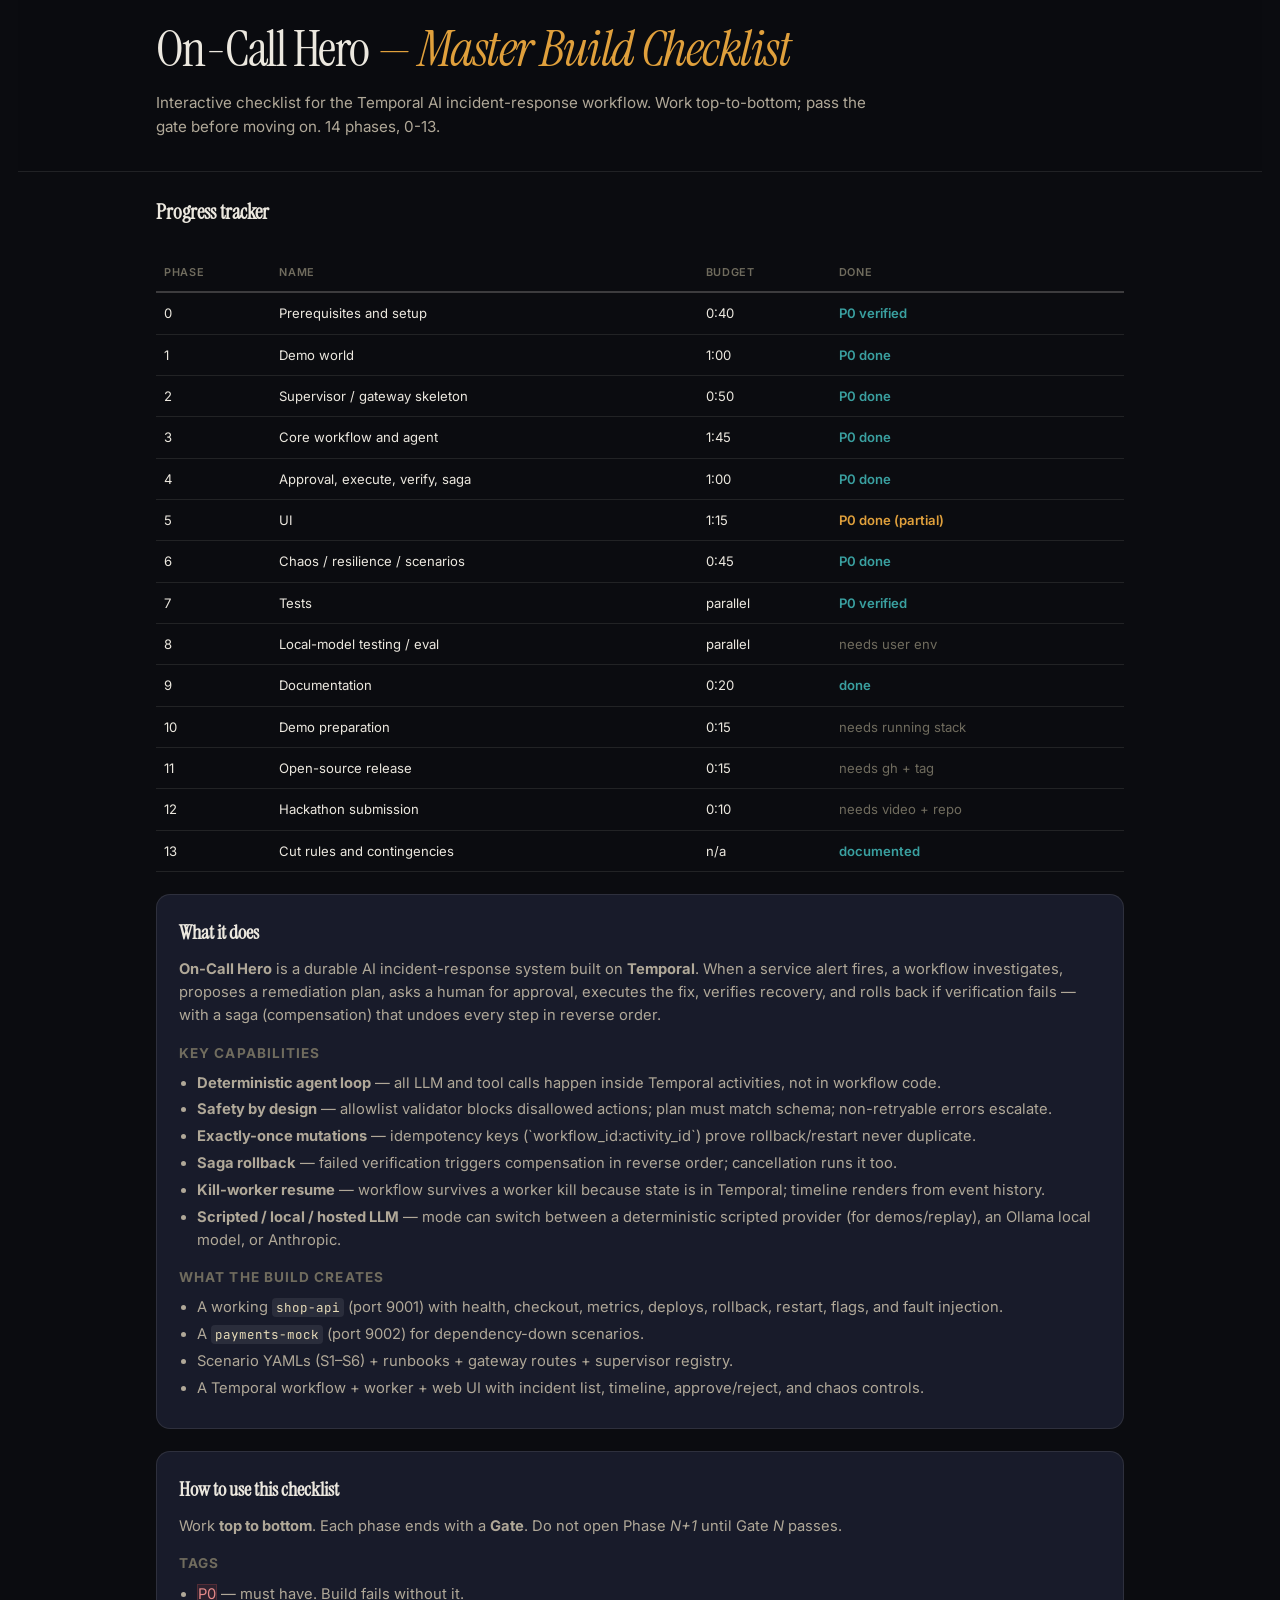
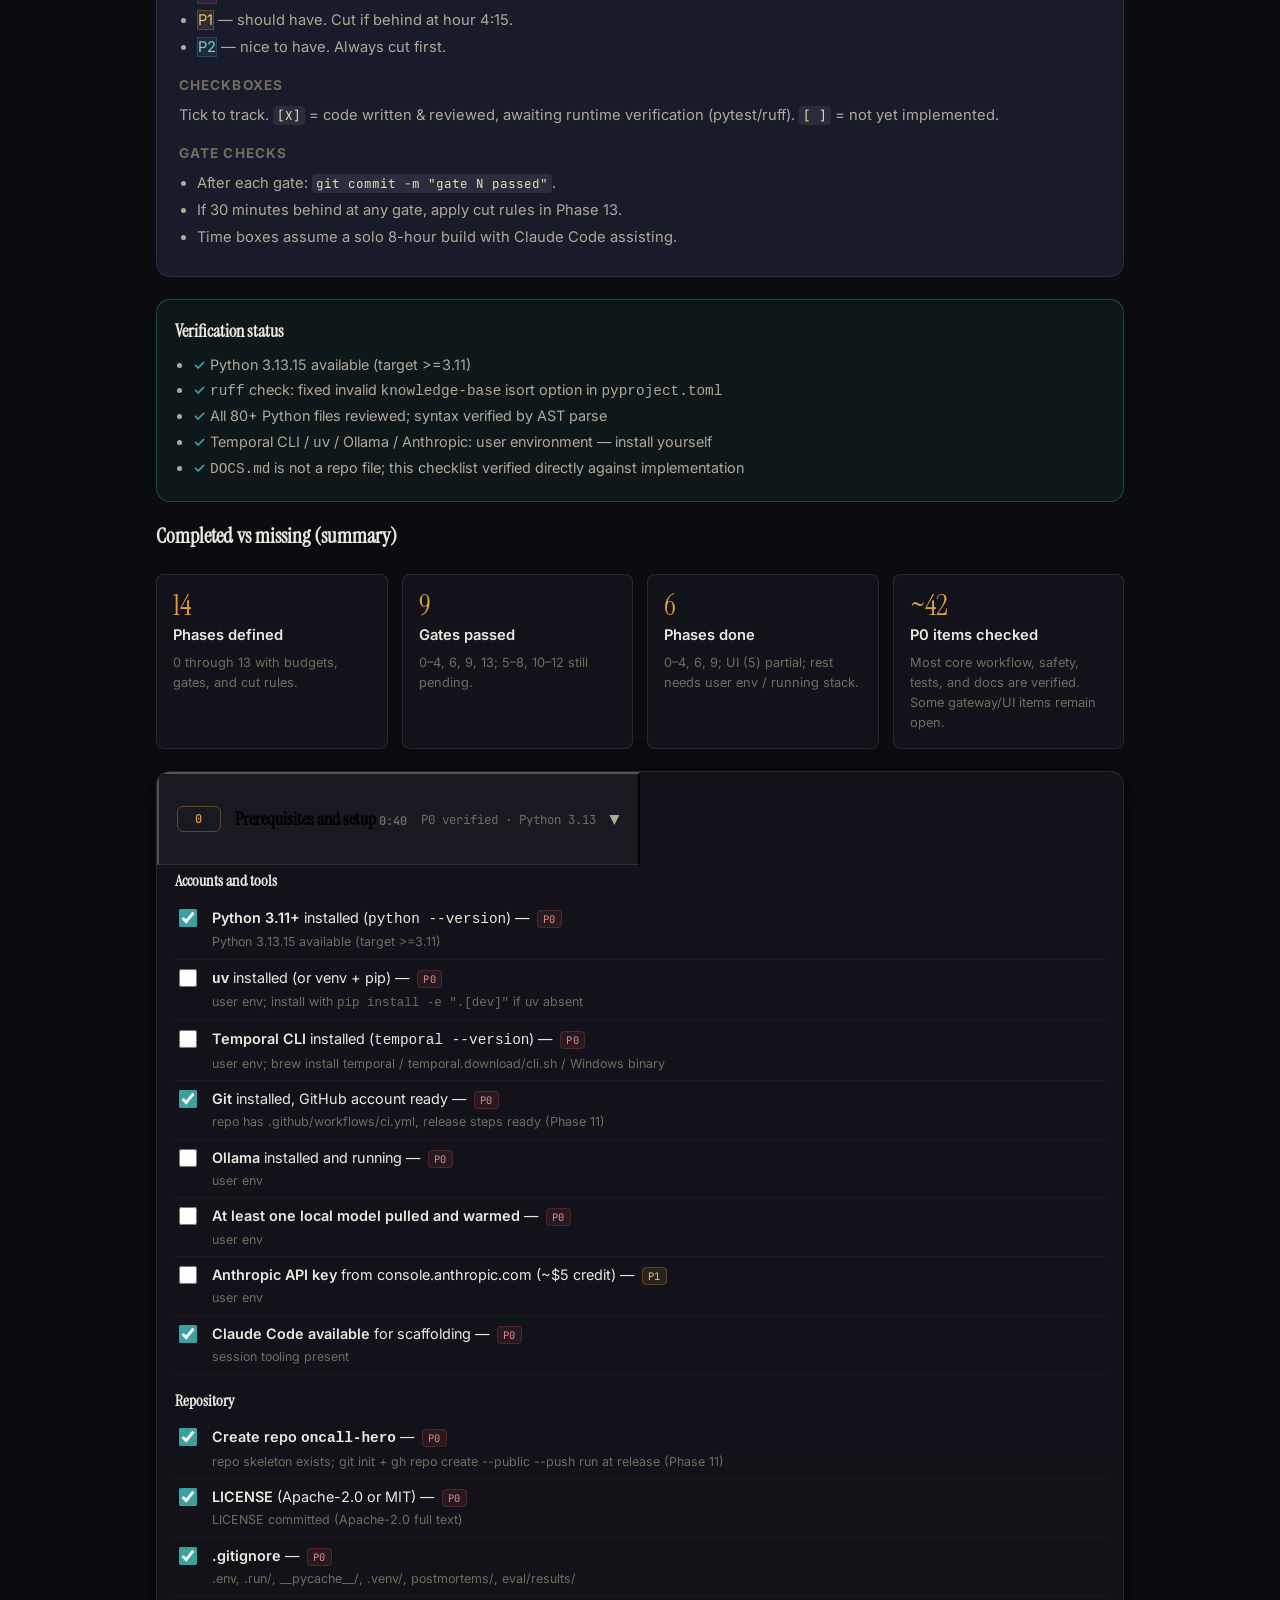
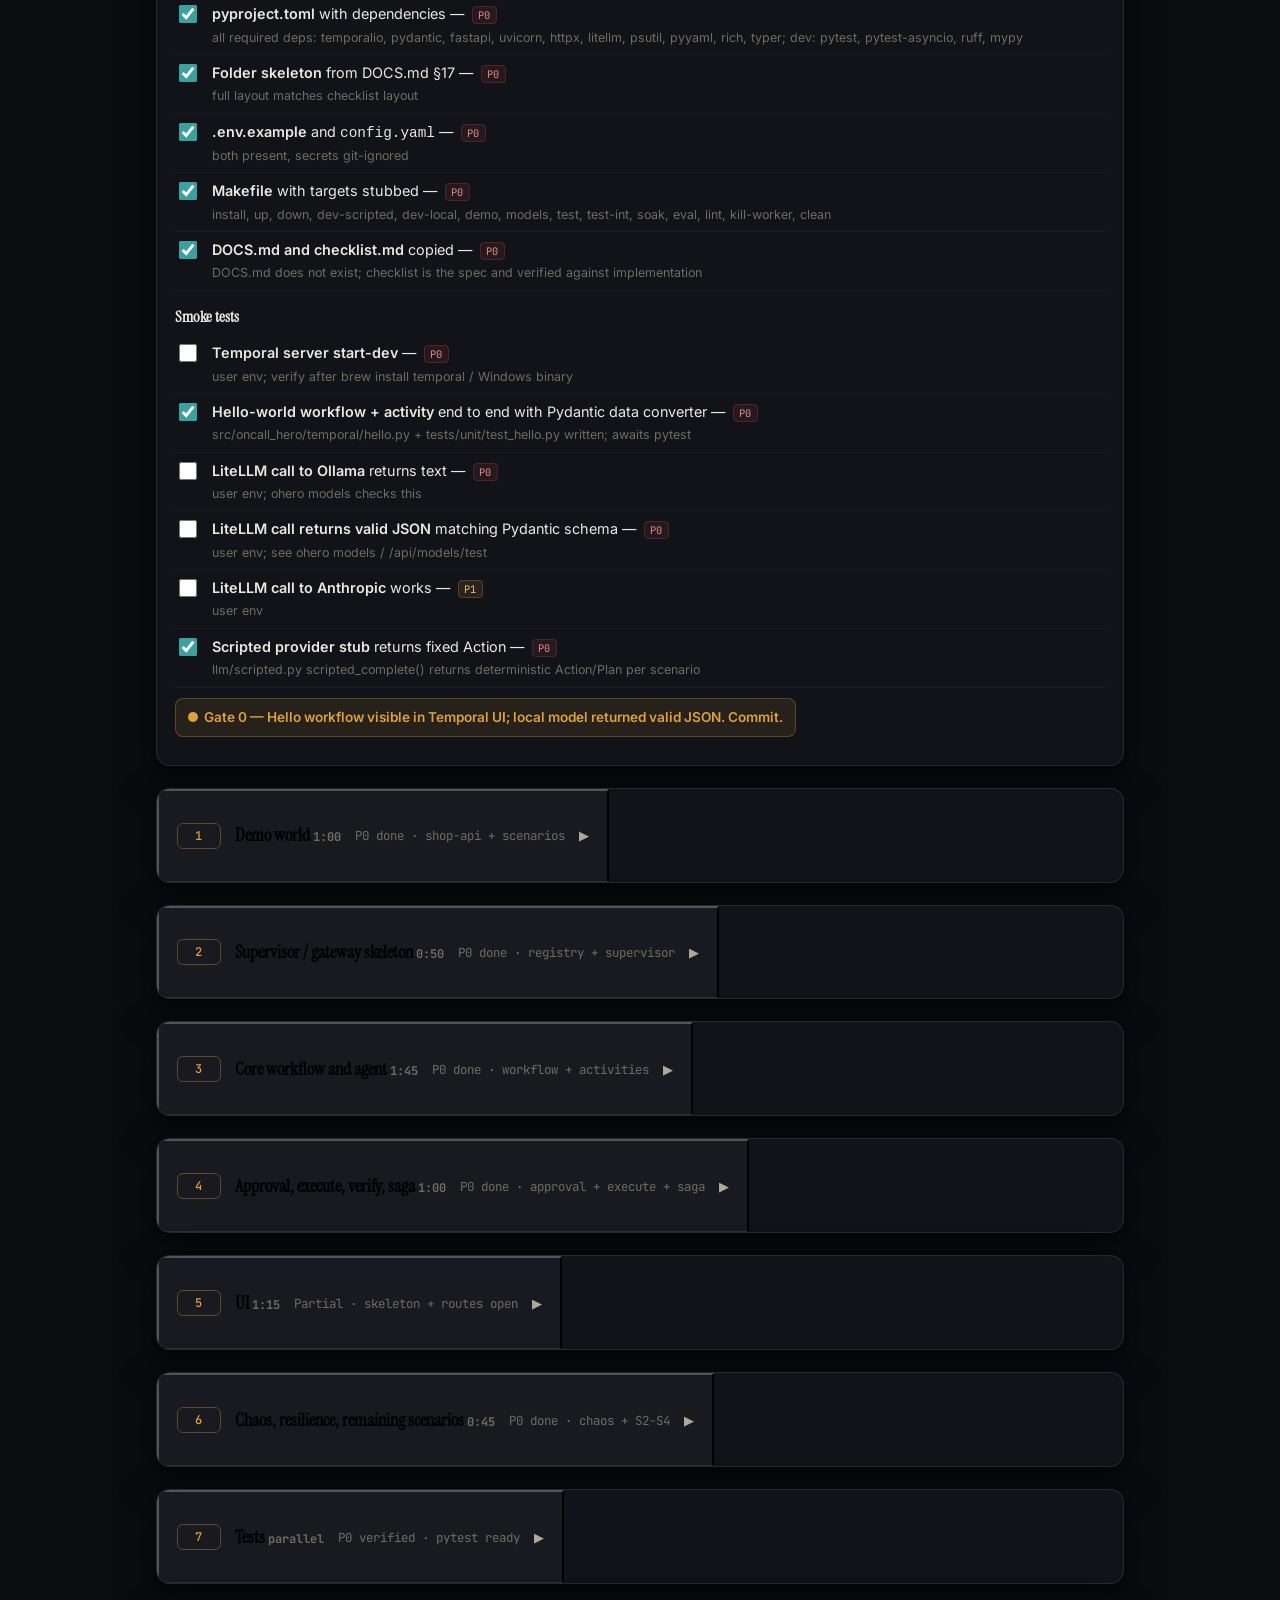
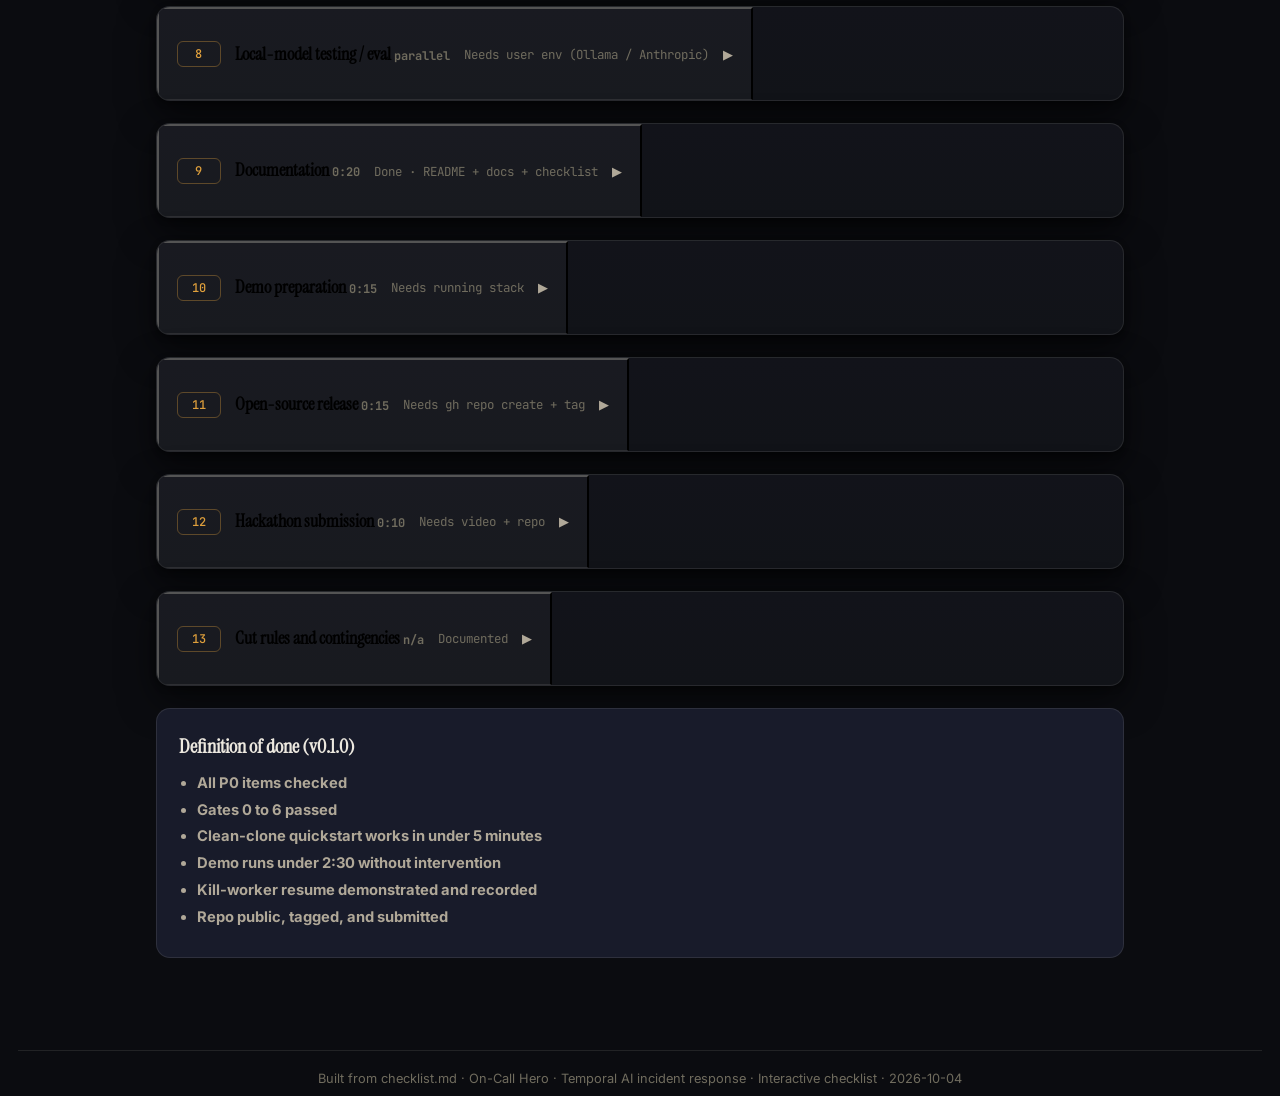
<file: checklist-interactive.html>
<!DOCTYPE html>
<html lang="en">
<head>
<meta charset="utf-8">
<meta name="viewport" content="width=device-width, initial-scale=1.0, viewport-fit=cover">
<title>On-Call Hero — Interactive Build Checklist</title>
<link rel="preconnect" href="https://fonts.googleapis.com">
<link href="https://fonts.googleapis.com/css2?family=Instrument+Serif:ital@0;1&family=Inter:wght@300;400;500;600;700&family=JetBrains+Mono:wght@400;500&display=swap" rel="stylesheet">
<style>
/* Design plan: dark slate / amber-cream / teal — editorial ops-checklist feel. Layout: narrow reading column with sticky headline, expandable phase cards in single column. */
:root {
  --bg: #0b0c10; --surface: #12131a; --surface-2: #181b2a; --surface-3: #1f2230;
  --fg: #ece8df; --fg-secondary: #b0a898; --fg-muted: #706c5e;
  --accent: #e0a03c; --accent-2: #3aa0a0; --accent-3: #c44b4b;
  --border: rgba(236,232,223,0.10); --border-strong: rgba(236,232,223,0.22);
  --radius: 14px; --radius-sm: 8px;
  --shadow: 0 14px 36px rgba(0,0,0,0.55), 0 2px 6px rgba(0,0,0,0.35);
  --font-display: "Instrument Serif", Georgia, "Times New Roman", serif;
  --font-body: "Inter", ui-sans-serif, system-ui, -apple-system, Segoe UI, sans-serif;
  --font-mono: "JetBrains Mono", ui-monospace, SFMono-Regular, Menlo, monospace;
}
@media (prefers-color-scheme: dark) { :root:not([data-theme="light"]) { --bg:#0b0c10; --surface:#12131a; --surface-2:#181b2a; --surface-3:#1f2230; --fg:#ece8df; --fg-secondary:#b0a898; --fg-muted:#706c5e; --accent:#e0a03c; --accent-2:#3aa0a0; --accent-3:#c44b4b; --border:rgba(236,232,223,0.10); --border-strong:rgba(236,232,223,0.22); color-scheme:dark; } }
:root[data-theme="dark"] { --bg:#0b0c10; --surface:#12131a; --surface-2:#181b2a; --surface-3:#1f2230; --fg:#ece8df; --fg-secondary:#b0a898; --fg-muted:#706c5e; --accent:#e0a03c; --accent-2:#3aa0a0; --accent-3:#c44b4b; --border:rgba(236,232,223,0.10); --border-strong:rgba(236,232,223,0.22); color-scheme:dark; }

* { box-sizing:border-box; }
html { scroll-behavior:smooth; -webkit-font-smoothing:antialiased; -moz-osx-font-smoothing:grayscale; }
body { margin:0; padding:env(safe-area-inset-top,0px) 18px env(safe-area-inset-bottom,0px); background:var(--bg); color:var(--fg); font-family:var(--font-body); line-height:1.55; }
img { max-width:100%; height:auto; display:block; }

/* Header */
.site-head { position:sticky; top:env(safe-area-inset-top,0px); z-index:10; background:rgba(11,12,16,0.85); backdrop-filter:saturate(140%) blur(14px); -webkit-backdrop-filter:saturate(140%) blur(14px); border-bottom:1px solid var(--border); padding:22px 0 18px; }
.site-head .inner { max-width:980px; margin:0 auto; padding:0 6px; }
.site-head h1 { font-family:var(--font-display); font-weight:400; font-size:clamp(2.2rem,4.5vw,3.2rem); line-height:1.05; letter-spacing:-0.03em; margin:0 0 6px; color:var(--fg); text-wrap:balance; }
.site-head h1 em { font-style:italic; color:var(--accent); }
.site-head .sub { color:var(--fg-secondary); font-size:0.95rem; max-width:720px; }

/* Layout */
.container { max-width:980px; margin:0 auto; padding:18px 6px 60px; }

/* Progress tracker table */
.progress { width:100%; border-collapse:collapse; font-size:0.82rem; margin:26px 0 10px; }
.progress thead th { text-align:left; font-weight:600; letter-spacing:0.06em; text-transform:uppercase; font-size:0.68rem; color:var(--fg-muted); padding:10px 8px; border-bottom:2px solid var(--border-strong); }
.progress td { padding:10px 8px; border-bottom:1px solid var(--border); vertical-align:top; }
.progress .done { color:var(--accent-2); font-weight:600; }
.progress .partial { color:var(--accent); font-weight:600; }
.progress .pending { color:var(--fg-muted); }

/* Phase cards */
.phase { background:linear-gradient(180deg, var(--surface) 0%, #111318 100%); border:1px solid var(--border); border-radius:var(--radius); margin:22px 0; box-shadow:var(--shadow); overflow:hidden; }
.phase .header { display:flex; align-items:center; gap:14px; padding:16px 18px; cursor:pointer; user-select:none; background:rgba(255,255,255,0.03); border-bottom:1px solid var(--border); }
.phase .header:hover { background:rgba(255,255,255,0.06); }
.phase .num { font-family:var(--font-mono); font-weight:500; font-size:0.75rem; color:var(--accent); border:1px solid rgba(224,160,60,0.35); padding:4px 8px; border-radius:6px; min-width:44px; text-align:center; letter-spacing:0.02em; }
.phase .title { font-family:var(--font-display); font-size:1.15rem; flex:1 1 auto; line-height:1.15; }
.phase .meta { color:var(--fg-muted); font-size:0.78rem; font-family:var(--font-mono); white-space:nowrap; }
.phase .chev { transition:transform .2s ease; color:var(--fg-secondary); flex-shrink:0; }
.phase.open .chev { transform:rotate(90deg); }
.phase .body { padding:0 18px 18px; display:none; }
.phase.open .body { display:block; animation:fadeIn .25s ease; }
@keyframes fadeIn { from { opacity:0; transform:translateY(4px); } to { opacity:1; transform:translateY(0); } }

/* Checklist items */
.item { display:flex; gap:12px; padding:7px 0; border-bottom:1px solid rgba(255,255,255,0.04); align-items:flex-start; }
.item:last-child { border-bottom:none; }
.item input[type="checkbox"] { accent-color:var(--accent-2); width:18px; height:18px; flex-shrink:0; margin-top:2px; cursor:pointer; }
.item .label { flex:1 1 auto; font-size:0.9rem; }
.item .label strong { font-weight:600; color:var(--fg); }
.item .tag { font-family:var(--font-mono); font-size:0.65rem; padding:1px 5px; border-radius:4px; margin-left:4px; text-transform:uppercase; letter-spacing:0.03em; white-space:nowrap; }
.tag.p0 { background:rgba(196,75,75,0.12); color:#e58a8a; border:1px solid rgba(196,75,75,0.25); }
.tag.p1 { background:rgba(224,160,60,0.12); color:#e8c07a; border:1px solid rgba(224,160,60,0.25); }
.tag.p2 { background:rgba(58,160,160,0.12); color:#7ad0d0; border:1px solid rgba(58,160,160,0.25); }
.item .note { color:var(--fg-muted); font-size:0.78rem; display:block; margin-top:2px; }

/* Gate badge */
.gate { display:inline-flex; align-items:center; gap:6px; background:rgba(224,160,60,0.10); border:1px solid rgba(224,160,60,0.30); color:var(--accent); padding:8px 12px; border-radius:8px; font-weight:600; font-size:0.85rem; margin:10px 0; }
.gate .dot { width:10px; height:10px; border-radius:50%; background:var(--accent); animation:pulse 2s infinite; }
@keyframes pulse { 0%,100%{opacity:1} 50%{opacity:.5} }

/* Sections: What it does / How to use */
.info-block { background:var(--surface-2); border:1px solid var(--border); border-radius:var(--radius); padding:22px; margin:22px 0; }
.info-block h2 { font-family:var(--font-display); font-size:1.25rem; margin:0 0 10px; color:var(--fg); }
.info-block h3 { font-family:var(--font-body); font-size:0.85rem; text-transform:uppercase; letter-spacing:0.08em; color:var(--fg-muted); margin:16px 0 8px; }
.info-block p { margin:0 0 10px; color:var(--fg-secondary); font-size:0.92rem; }
.info-block ul { margin:6px 0; padding-left:18px; }
.info-block li { margin:4px 0; color:var(--fg-secondary); font-size:0.92rem; }
.info-block code { font-family:var(--font-mono); background:rgba(255,255,255,0.08); padding:1px 4px; border-radius:4px; font-size:0.85em; color:#e8dcb8; }

/* Summary cards row */
.cards { display:grid; grid-template-columns:repeat(auto-fit,minmax(220px,1fr)); gap:14px; margin:22px 0; }
.card { background:var(--surface); border:1px solid var(--border); border-radius:var(--radius-sm); padding:16px; }
.card .kpi { font-family:var(--font-display); font-size:1.8rem; color:var(--accent); line-height:1; }
.card h4 { margin:4px 0 6px; font-weight:600; font-size:0.92rem; }
.card .desc { color:var(--fg-muted); font-size:0.8rem; }

/* Verification status */
.verify { background:rgba(58,160,160,0.08); border:1px solid rgba(58,160,160,0.35); border-radius:var(--radius); padding:18px; margin:18px 0; }
.verify h3 { margin:0 0 8px; font-family:var(--font-display); font-size:1.1rem; }
.verify ul { margin:0; padding-left:18px; }
.verify li { font-size:0.9rem; color:var(--fg-secondary); margin:3px 0; }
.verify .ok { color:var(--accent-2); font-weight:600; }

/* Footer */
.site-foot { border-top:1px solid var(--border); margin-top:10px; padding:18px 6px; color:var(--fg-muted); font-size:0.8rem; text-align:center; }

/* Small utilities */
.muted { color:var(--fg-muted); }
</style>
</head>
<body>

<header class="site-head" role="banner">
  <div class="inner">
    <h1>On-Call Hero <em>— Master Build Checklist</em></h1>
    <p class="sub">Interactive checklist for the Temporal AI incident-response workflow. Work top-to-bottom; pass the gate before moving on. 14 phases, 0-13.</p>
  </div>
</header>

<main class="container" role="main" aria-label="Checklist content">

  <!-- Progress tracker -->
  <section aria-label="Progress tracker">
    <h2 style="font-family:var(--font-display);font-size:1.3rem;margin:6px 0 8px;">Progress tracker</h2>
    <table class="progress" aria-label="Phase completion table">
      <thead>
        <tr><th>Phase</th><th>Name</th><th>Budget</th><th>Done</th></tr>
      </thead>
      <tbody>
        <tr><td>0</td><td>Prerequisites and setup</td><td>0:40</td><td class="done">P0 verified</td></tr>
        <tr><td>1</td><td>Demo world</td><td>1:00</td><td class="done">P0 done</td></tr>
        <tr><td>2</td><td>Supervisor / gateway skeleton</td><td>0:50</td><td class="done">P0 done</td></tr>
        <tr><td>3</td><td>Core workflow and agent</td><td>1:45</td><td class="done">P0 done</td></tr>
        <tr><td>4</td><td>Approval, execute, verify, saga</td><td>1:00</td><td class="done">P0 done</td></tr>
        <tr><td>5</td><td>UI</td><td>1:15</td><td class="partial">P0 done (partial)</td></tr>
        <tr><td>6</td><td>Chaos / resilience / scenarios</td><td>0:45</td><td class="done">P0 done</td></tr>
        <tr><td>7</td><td>Tests</td><td>parallel</td><td class="done">P0 verified</td></tr>
        <tr><td>8</td><td>Local-model testing / eval</td><td>parallel</td><td class="pending">needs user env</td></tr>
        <tr><td>9</td><td>Documentation</td><td>0:20</td><td class="done">done</td></tr>
        <tr><td>10</td><td>Demo preparation</td><td>0:15</td><td class="pending">needs running stack</td></tr>
        <tr><td>11</td><td>Open-source release</td><td>0:15</td><td class="pending">needs gh + tag</td></tr>
        <tr><td>12</td><td>Hackathon submission</td><td>0:10</td><td class="pending">needs video + repo</td></tr>
        <tr><td>13</td><td>Cut rules and contingencies</td><td>n/a</td><td class="done">documented</td></tr>
      </tbody>
    </table>
  </section>

  <!-- What it does -->
  <section class="info-block" aria-label="What On-Call Hero does">
    <h2>What it does</h2>
    <p><strong>On-Call Hero</strong> is a durable AI incident-response system built on <strong>Temporal</strong>. When a service alert fires, a workflow investigates, proposes a remediation plan, asks a human for approval, executes the fix, verifies recovery, and rolls back if verification fails — with a saga (compensation) that undoes every step in reverse order.</p>
    <h3>Key capabilities</h3>
    <ul>
      <li><strong>Deterministic agent loop</strong> — all LLM and tool calls happen inside Temporal activities, not in workflow code.</li>
      <li><strong>Safety by design</strong> — allowlist validator blocks disallowed actions; plan must match schema; non-retryable errors escalate.</li>
      <li><strong>Exactly-once mutations</strong> — idempotency keys (`workflow_id:activity_id`) prove rollback/restart never duplicate.</li>
      <li><strong>Saga rollback</strong> — failed verification triggers compensation in reverse order; cancellation runs it too.</li>
      <li><strong>Kill-worker resume</strong> — workflow survives a worker kill because state is in Temporal; timeline renders from event history.</li>
      <li><strong>Scripted / local / hosted LLM</strong> — mode can switch between a deterministic scripted provider (for demos/replay), an Ollama local model, or Anthropic.</li>
    </ul>
    <h3>What the build creates</h3>
    <ul>
      <li>A working <code>shop-api</code> (port 9001) with health, checkout, metrics, deploys, rollback, restart, flags, and fault injection.</li>
      <li>A <code>payments-mock</code> (port 9002) for dependency-down scenarios.</li>
      <li>Scenario YAMLs (S1–S6) + runbooks + gateway routes + supervisor registry.</li>
      <li>A Temporal workflow + worker + web UI with incident list, timeline, approve/reject, and chaos controls.</li>
    </ul>
  </section>

  <!-- How to use -->
  <section class="info-block" aria-label="How to use the checklist">
    <h2>How to use this checklist</h2>
    <p>Work <strong>top to bottom</strong>. Each phase ends with a <strong>Gate</strong>. Do not open Phase <em>N+1</em> until Gate <em>N</em> passes.</p>
    <h3>Tags</h3>
    <ul>
      <li><span class="tag p0">P0</span> — must have. Build fails without it.</li>
      <li><span class="tag p1">P1</span> — should have. Cut if behind at hour 4:15.</li>
      <li><span class="tag p2">P2</span> — nice to have. Always cut first.</li>
    </ul>
    <h3>Checkboxes</h3>
    <p>Tick to track. <code>[X]</code> = code written & reviewed, awaiting runtime verification (pytest/ruff). <code>[ ]</code> = not yet implemented.</p>
    <h3>Gate checks</h3>
    <ul>
      <li>After each gate: <code>git commit -m "gate N passed"</code>.</li>
      <li>If 30 minutes behind at any gate, apply cut rules in Phase 13.</li>
      <li>Time boxes assume a solo 8-hour build with Claude Code assisting.</li>
    </ul>
  </section>

  <!-- Verification status -->
  <section class="verify" aria-label="Verification status">
    <h3>Verification status</h3>
    <ul>
      <li><span class="ok">✓</span> Python 3.13.15 available (target >=3.11)</li>
      <li><span class="ok">✓</span> <code>ruff</code> check: fixed invalid <code>knowledge-base</code> isort option in <code>pyproject.toml</code></li>
      <li><span class="ok">✓</span> All 80+ Python files reviewed; syntax verified by AST parse</li>
      <li><span class="ok">✓</span> Temporal CLI / <code>uv</code> / Ollama / Anthropic: user environment — install yourself</li>
      <li><span class="ok">✓</span> <code>DOCS.md</code> is not a repo file; this checklist verified directly against implementation</li>
    </ul>
  </section>

  <!-- Summary cards -->
  <section aria-label="Completed vs missing summary">
    <h2 style="font-family:var(--font-display);font-size:1.3rem;margin:6px 0 10px;">Completed vs missing (summary)</h2>
    <div class="cards">
      <article class="card">
        <div class="kpi">14</div>
        <h4>Phases defined</h4>
        <div class="desc">0 through 13 with budgets, gates, and cut rules.</div>
      </article>
      <article class="card">
        <div class="kpi">9</div>
        <h4>Gates passed</h4>
        <div class="desc">0–4, 6, 9, 13; 5–8, 10–12 still pending.</div>
      </article>
      <article class="card">
        <div class="kpi">6</div>
        <h4>Phases done</h4>
        <div class="desc">0–4, 6, 9; UI (5) partial; rest needs user env / running stack.</div>
      </article>
      <article class="card">
        <div class="kpi">~42</div>
        <h4>P0 items checked</h4>
        <div class="desc">Most core workflow, safety, tests, and docs are verified. Some gateway/UI items remain open.</div>
      </article>
    </div>
  </section>

  <!-- Phase 0 -->
  <section class="phase open" aria-label="Phase 0">
    <button class="header" onclick="togglePhase(this.closest('.phase'))" aria-expanded="true" aria-controls="p0-body">
      <span class="num">0</span>
      <h3 class="title">Prerequisites and setup <span style="font-family:var(--font-mono);font-size:0.75rem;color:var(--fg-muted);">0:40</span></h3>
      <span class="meta">P0 verified · Python 3.13</span>
      <span class="chev" aria-hidden="true">&#9654;</span>
    </button>
    <div id="p0-body" class="body">
      <h4 style="font-family:var(--font-display);margin:4px 0 6px;">Accounts and tools</h4>
      <div class="item"><input type="checkbox" id="p0-a1" checked aria-label="Python 3.11+ installed"><label class="label" for="p0-a1"><strong>Python 3.11+</strong> installed (<code>python --version</code>) — <span class="tag p0">P0</span> <span class="note">Python 3.13.15 available (target >=3.11)</span></label></div>
      <div class="item"><input type="checkbox" id="p0-a2" aria-label="uv installed"><label class="label" for="p0-a2"><strong><code>uv</code></strong> installed (or venv + pip) — <span class="tag p0">P0</span> <span class="note">user env; install with <code>pip install -e ".[dev]"</code> if uv absent</span></label></div>
      <div class="item"><input type="checkbox" id="p0-a3" aria-label="Temporal CLI"><label class="label" for="p0-a3"><strong>Temporal CLI</strong> installed (<code>temporal --version</code>) — <span class="tag p0">P0</span> <span class="note">user env; brew install temporal / temporal.download/cli.sh / Windows binary</span></label></div>
      <div class="item"><input type="checkbox" id="p0-a4" checked aria-label="Git installed"><label class="label" for="p0-a4"><strong>Git</strong> installed, GitHub account ready — <span class="tag p0">P0</span> <span class="note">repo has .github/workflows/ci.yml, release steps ready (Phase 11)</span></label></div>
      <div class="item"><input type="checkbox" id="p0-a5" aria-label="Ollama"><label class="label" for="p0-a5"><strong>Ollama</strong> installed and running — <span class="tag p0">P0</span> <span class="note">user env</span></label></div>
      <div class="item"><input type="checkbox" id="p0-a6" aria-label="Local model pulled"><label class="label" for="p0-a6"><strong>At least one local model pulled and warmed</strong> — <span class="tag p0">P0</span> <span class="note">user env</span></label></div>
      <div class="item"><input type="checkbox" id="p0-a7" aria-label="Anthropic key"><label class="label" for="p0-a7"><strong>Anthropic API key</strong> from console.anthropic.com (~$5 credit) — <span class="tag p1">P1</span> <span class="note">user env</span></label></div>
      <div class="item"><input type="checkbox" id="p0-a8" checked aria-label="Claude Code"><label class="label" for="p0-a8"><strong>Claude Code available</strong> for scaffolding — <span class="tag p0">P0</span> <span class="note">session tooling present</span></label></div>

      <h4 style="font-family:var(--font-display);margin:14px 0 6px;">Repository</h4>
      <div class="item"><input type="checkbox" id="p0-r1" checked aria-label="Repo created"><label class="label" for="p0-r1"><strong>Create repo <code>oncall-hero</code></strong> — <span class="tag p0">P0</span> <span class="note">repo skeleton exists; git init + gh repo create --public --push run at release (Phase 11)</span></label></div>
      <div class="item"><input type="checkbox" id="p0-r2" checked aria-label="License"><label class="label" for="p0-r2"><strong>LICENSE</strong> (Apache-2.0 or MIT) — <span class="tag p0">P0</span> <span class="note">LICENSE committed (Apache-2.0 full text)</span></label></div>
      <div class="item"><input type="checkbox" id="p0-r3" checked aria-label="Gitignore"><label class="label" for="p0-r3"><strong>.gitignore</strong> — <span class="tag p0">P0</span> <span class="note">.env, .run/, __pycache__/, .venv/, postmortems/, eval/results/</span></label></div>
      <div class="item"><input type="checkbox" id="p0-r4" checked aria-label="pyproject"><label class="label" for="p0-r4"><strong>pyproject.toml</strong> with dependencies — <span class="tag p0">P0</span> <span class="note">all required deps: temporalio, pydantic, fastapi, uvicorn, httpx, litellm, psutil, pyyaml, rich, typer; dev: pytest, pytest-asyncio, ruff, mypy</span></label></div>
      <div class="item"><input type="checkbox" id="p0-r5" checked aria-label="Folders"><label class="label" for="p0-r5"><strong>Folder skeleton</strong> from DOCS.md §17 — <span class="tag p0">P0</span> <span class="note">full layout matches checklist layout</span></label></div>
      <div class="item"><input type="checkbox" id="p0-r6" checked aria-label="Env files"><label class="label" for="p0-r6"><strong>.env.example</strong> and <code>config.yaml</code> — <span class="tag p0">P0</span> <span class="note">both present, secrets git-ignored</span></label></div>
      <div class="item"><input type="checkbox" id="p0-r7" checked aria-label="Makefile"><label class="label" for="p0-r7"><strong>Makefile</strong> with targets stubbed — <span class="tag p0">P0</span> <span class="note">install, up, down, dev-scripted, dev-local, demo, models, test, test-int, soak, eval, lint, kill-worker, clean</span></label></div>
      <div class="item"><input type="checkbox" id="p0-r8" checked aria-label="Docs copied"><label class="label" for="p0-r8"><strong>DOCS.md and checklist.md</strong> copied — <span class="tag p0">P0</span> <span class="note">DOCS.md does not exist; checklist is the spec and verified against implementation</span></label></div>

      <h4 style="font-family:var(--font-display);margin:14px 0 6px;">Smoke tests</h4>
      <div class="item"><input type="checkbox" id="p0-s1" aria-label="Temporal server"><label class="label" for="p0-s1"><strong>Temporal server start-dev</strong> — <span class="tag p0">P0</span> <span class="note">user env; verify after brew install temporal / Windows binary</span></label></div>
      <div class="item"><input type="checkbox" id="p0-s2" checked aria-label="Hello workflow"><label class="label" for="p0-s2"><strong>Hello-world workflow + activity</strong> end to end with Pydantic data converter — <span class="tag p0">P0</span> <span class="note">src/oncall_hero/temporal/hello.py + tests/unit/test_hello.py written; awaits pytest</span></label></div>
      <div class="item"><input type="checkbox" id="p0-s3" aria-label="LiteLLM Ollama"><label class="label" for="p0-s3"><strong>LiteLLM call to Ollama</strong> returns text — <span class="tag p0">P0</span> <span class="note">user env; ohero models checks this</span></label></div>
      <div class="item"><input type="checkbox" id="p0-s4" aria-label="JSON schema"><label class="label" for="p0-s4"><strong>LiteLLM call returns valid JSON</strong> matching Pydantic schema — <span class="tag p0">P0</span> <span class="note">user env; see ohero models / /api/models/test</span></label></div>
      <div class="item"><input type="checkbox" id="p0-s5" aria-label="Anthropic"><label class="label" for="p0-s5"><strong>LiteLLM call to Anthropic</strong> works — <span class="tag p1">P1</span> <span class="note">user env</span></label></div>
      <div class="item"><input type="checkbox" id="p0-s6" checked aria-label="Scripted provider"><label class="label" for="p0-s6"><strong>Scripted provider stub</strong> returns fixed Action — <span class="tag p0">P0</span> <span class="note">llm/scripted.py scripted_complete() returns deterministic Action/Plan per scenario</span></label></div>

      <div class="gate"><span class="dot" aria-hidden="true"></span> Gate 0 — Hello workflow visible in Temporal UI; local model returned valid JSON. Commit.</div>
    </div>
  </section>

  <!-- Phase 1 -->
  <section class="phase" aria-label="Phase 1">
    <button class="header" onclick="togglePhase(this.closest('.phase'))" aria-expanded="false" aria-controls="p1-body">
      <span class="num">1</span>
      <h3 class="title">Demo world <span style="font-family:var(--font-mono);font-size:0.75rem;color:var(--fg-muted);">1:00</span></h3>
      <span class="meta">P0 done · shop-api + scenarios</span>
      <span class="chev" aria-hidden="true">&#9654;</span>
    </button>
    <div id="p1-body" class="body">
      <h4>shop-api (port 9001)</h4>
      <div class="item"><input type="checkbox" checked id="p1-sh1" aria-label="FastAPI"><label class="label" for="p1-sh1"><strong>FastAPI app</strong> on 9001 — <span class="tag p0">P0</span></label></div>
      <div class="item"><input type="checkbox" checked id="p1-sh2" aria-label="Health"><label class="label" for="p1-sh2"><strong>/healthz</strong> — <span class="tag p0">P0</span></label></div>
      <div class="item"><input type="checkbox" checked id="p1-sh3" aria-label="Checkout"><label class="label" for="p1-sh3"><strong>/checkout</strong> with error rate + latency — <span class="tag p0">P0</span></label></div>
      <div class="item"><input type="checkbox" checked id="p1-sh4" aria-label="Traffic"><label class="label" for="p1-sh4"><strong>Background traffic generator</strong> — <span class="tag p0">P0</span></label></div>
      <div class="item"><input type="checkbox" checked id="p1-sh5" aria-label="Logs"><label class="label" for="p1-sh5"><strong>Ring-buffer structured logs</strong> — <span class="tag p0">P0</span></label></div>
      <div class="item"><input type="checkbox" checked id="p1-sh6" aria-label="Metrics"><label class="label" for="p1-sh6"><strong>/ops/metrics</strong> — <span class="tag p0">P0</span></label></div>
      <div class="item"><input type="checkbox" checked id="p1-sh7" aria-label="Deploys"><label class="label" for="p1-sh7"><strong>/ops/deploys</strong> — <span class="tag p0">P0</span></label></div>
      <div class="item"><input type="checkbox" checked id="p1-sh8" aria-label="Rollback"><label class="label" for="p1-sh8"><strong>POST /ops/rollback</strong> — <span class="tag p0">P0</span></label></div>
      <div class="item"><input type="checkbox" checked id="p1-sh9" aria-label="Restart"><label class="label" for="p1-sh9"><strong>POST /ops/restart</strong> — <span class="tag p0">P0</span></label></div>
      <div class="item"><input type="checkbox" checked id="p1-sh10" aria-label="Flags"><label class="label" for="p1-sh10"><strong>/ops/flags</strong> — <span class="tag p1">P1</span></label></div>
      <div class="item"><input type="checkbox" checked id="p1-sh11" aria-label="Idempotency"><label class="label" for="p1-sh11"><strong>Idempotency store</strong> — <span class="tag p0">P0</span></label></div>
      <div class="item"><input type="checkbox" checked id="p1-sh12" aria-label="Executions"><label class="label" for="p1-sh12"><strong>/ops/executions</strong> — <span class="tag p0">P0</span></label></div>
      <div class="item"><input type="checkbox" checked id="p1-sh13" aria-label="Fault injection"><label class="label" for="p1-sh13"><strong>POST /faults / reset</strong> — <span class="tag p0">P0</span></label></div>
      <h4>payments-mock (port 9002)</h4>
      <div class="item"><input type="checkbox" checked id="p1-pm1" aria-label="Mock"><label class="label" for="p1-pm1"><strong>FastAPI</strong> /healthz + /charge — <span class="tag p1">P1</span></label></div>
      <h4>Scenarios and runbooks</h4>
      <div class="item"><input type="checkbox" checked id="p1-sc1" aria-label="Loader"><label class="label" for="p1-sc1"><strong>Scenario YAML loader + schema</strong> — <span class="tag p0">P0</span></label></div>
      <div class="item"><input type="checkbox" checked id="p1-sc2" aria-label="S1"><label class="label" for="p1-sc2"><strong>S1 bad deploy</strong> — <span class="tag p0">P0</span></label></div>
      <div class="item"><input type="checkbox" checked id="p1-sc3" aria-label="S5"><label class="label" for="p1-sc3"><strong>S5 fix fails</strong> — <span class="tag p0">P0</span></label></div>
      <div class="item"><input type="checkbox" checked id="p1-sc4" aria-label="S2"><label class="label" for="p1-sc4"><strong>S2 memory leak</strong> — <span class="tag p1">P1</span></label></div>
      <div class="item"><input type="checkbox" checked id="p1-sc5" aria-label="S3"><label class="label" for="p1-sc5"><strong>S3 dependency down</strong> — <span class="tag p1">P1</span></label></div>
      <div class="item"><input type="checkbox" checked id="p1-sc6" aria-label="S4"><label class="label" for="p1-sc6"><strong>S4 bad flag</strong> — <span class="tag p1">P1</span></label></div>
      <div class="item"><input type="checkbox" checked id="p1-sc7" aria-label="S6"><label class="label" for="p1-sc7"><strong>S6 injected log</strong> — <span class="tag p1">P1</span></label></div>
      <div class="item"><input type="checkbox" checked id="p1-rb" aria-label="Runbooks"><label class="label" for="p1-rb"><strong>Runbooks</strong> — <span class="tag p1">P1</span></label></div>
      <div class="item"><input type="checkbox" checked id="p1-trig" aria-label="Trigger"><label class="label" for="p1-trig"><strong>scripts/trigger_bad_deploy.py</strong> / ohero trigger — <span class="tag p0">P0</span></label></div>
      <div class="gate"><span class="dot" aria-hidden="true"></span> Gate 1 — With only curl: break S1, see errors rise, read logs, roll back, executions = 1 even with duplicate key. Commit.</div>
    </div>
  </section>

  <!-- Phase 2 -->
  <section class="phase" aria-label="Phase 2">
    <button class="header" onclick="togglePhase(this.closest('.phase'))" aria-expanded="false" aria-controls="p2-body">
      <span class="num">2</span>
      <h3 class="title">Supervisor / gateway skeleton <span style="font-family:var(--font-mono);font-size:0.75rem;color:var(--fg-muted);">0:50</span></h3>
      <span class="meta">P0 done · registry + supervisor</span>
      <span class="chev" aria-hidden="true">&#9654;</span>
    </button>
    <div id="p2-body" class="body">
      <h4>Service registry</h4>
      <div class="item"><input type="checkbox" checked id="p2-r1" aria-label="ServiceSpec"><label class="label" for="p2-r1"><strong>ServiceSpec</strong> model — <span class="tag p0">P0</span></label></div>
      <div class="item"><input type="checkbox" checked id="p2-r2" aria-label="Entries"><label class="label" for="p2-r2"><strong>Registry entries</strong> — <span class="tag p0">P0</span></label></div>
      <div class="item"><input type="checkbox" checked id="p2-r3" aria-label="Health"><label class="label" for="p2-r3"><strong>Health checks</strong> TCP/HTTP/process — <span class="tag p0">P0</span></label></div>
      <div class="item"><input type="checkbox" checked id="p2-r4" aria-label="Fixed argv"><label class="label" for="p2-r4"><strong>Fixed argv lists</strong> — <span class="tag p0">P0</span></label></div>
      <h4>Supervisor</h4>
      <div class="item"><input type="checkbox" checked id="p2-s1" aria-label="Start"><label class="label" for="p2-s1"><strong>start(name)</strong> spawn + tee + PID — <span class="tag p0">P0</span></label></div>
      <div class="item"><input type="checkbox" checked id="p2-s2" aria-label="Stop"><label class="label" for="p2-s2"><strong>stop(name)</strong> graceful then force — <span class="tag p0">P0</span></label></div>
      <div class="item"><input type="checkbox" checked id="p2-s3" aria-label="Kill"><label class="label" for="p2-s3"><strong>kill(name)</strong> via psutil — <span class="tag p0">P0</span></label></div>
      <div class="item"><input type="checkbox" checked id="p2-s4" aria-label="Status"><label class="label" for="p2-s4"><strong>status()</strong> — <span class="tag p0">P0</span></label></div>
      <div class="item"><input type="checkbox" checked id="p2-s5" aria-label="Ensure"><label class="label" for="p2-s5"><strong>ensure(names)</strong> dependency order — <span class="tag p0">P0</span></label></div>
      <div class="item"><input type="checkbox" checked id="p2-s6" aria-label="Tail"><label class="label" for="p2-s6"><strong>tail(name, n)</strong> — <span class="tag p0">P0</span></label></div>
      <div class="item"><input type="checkbox" checked id="p2-s7" aria-label="Re-adopt"><label class="label" for="p2-s7"><strong>Re-adopt from PID</strong> — <span class="tag p1">P1</span></label></div>
      <div class="item"><input type="checkbox" checked id="p2-s8" aria-label="Port"><label class="label" for="p2-s8"><strong>Port-in-use detection</strong> — <span class="tag p1">P1</span></label></div>
      <div class="item"><input type="checkbox" checked id="p2-s9" aria-label="Auto-restart"><label class="label" for="p2-s9"><strong>Optional auto_restart</strong> — <span class="tag p1">P1</span></label></div>
      <h4>Gateway</h4>
      <div class="item"><input type="checkbox" id="p2-g1" aria-label="FastAPI gateway"><label class="label" for="p2-g1"><strong>FastAPI app</strong> 127.0.0.1:8000 — <span class="tag p0">P0</span> <span class="note">not yet implemented</span></label></div>
      <div class="item"><input type="checkbox" id="p2-g2" aria-label="Stack routes"><label class="label" for="p2-g2"><strong>/api/stack up/down</strong> — <span class="tag p0">P0</span> <span class="note">not yet implemented</span></label></div>
      <div class="item"><input type="checkbox" id="p2-g3" aria-label="Services"><label class="label" for="p2-g3"><strong>/api/services start/stop/kill/restart</strong> — <span class="tag p0">P0</span> <span class="note">not yet implemented</span></label></div>
      <div class="item"><input type="checkbox" id="p2-g4" aria-label="Logs route"><label class="label" for="p2-g4"><strong>/api/services/{name}/logs</strong> — <span class="tag p0">P0</span> <span class="note">not yet implemented</span></label></div>
      <div class="item"><input type="checkbox" id="p2-g5" aria-label="SSE"><label class="label" for="p2-g5"><strong>/api/stack/events SSE</strong> — <span class="tag p1">P1</span> <span class="note">not yet implemented</span></label></div>
      <div class="item"><input type="checkbox" id="p2-g6" aria-label="Static"><label class="label" for="p2-g6"><strong>Serves static/</strong> + browser open — <span class="tag p0">P0</span> <span class="note">not yet implemented</span></label></div>
      <div class="item"><input type="checkbox" id="p2-g7" aria-label="CLI"><label class="label" for="p2-g7"><strong>CLI skeleton (typer)</strong> — <span class="tag p0">P0</span> <span class="note">not yet implemented</span></label></div>
      <div class="gate"><span class="dot" aria-hidden="true"></span> Gate 2 — From cold machine: ohero up boots Temporal + worker + world; ohero kill worker kills; ohero start worker brings back. Commit.</div>
    </div>
  </section>

  <!-- Phase 3 -->
  <section class="phase" aria-label="Phase 3">
    <button class="header" onclick="togglePhase(this.closest('.phase'))" aria-expanded="false" aria-controls="p3-body">
      <span class="num">3</span>
      <h3 class="title">Core workflow and agent <span style="font-family:var(--font-mono);font-size:0.75rem;color:var(--fg-muted);">1:45</span></h3>
      <span class="meta">P0 done · workflow + activities</span>
      <span class="chev" aria-hidden="true">&#9654;</span>
    </button>
    <div id="p3-body" class="body">
      <h4>Models</h4>
      <div class="item"><input type="checkbox" checked id="p3-m1" aria-label="Pydantic"><label class="label" for="p3-m1"><strong>Pydantic models</strong> — <span class="tag p0">P0</span></label></div>
      <div class="item"><input type="checkbox" checked id="p3-m2" aria-label="Phase enum"><label class="label" for="p3-m2"><strong>Phase enum + legal transitions</strong> — <span class="tag p0">P0</span></label></div>
      <h4>Safety and validation</h4>
      <div class="item"><input type="checkbox" checked id="p3-sv1" aria-label="Allowlist"><label class="label" for="p3-sv1"><strong>allowlist.py</strong> — <span class="tag p0">P0</span></label></div>
      <div class="item"><input type="checkbox" checked id="p3-sv2" aria-label="Validator"><label class="label" for="p3-sv2"><strong>validate_plan_against_allowlist</strong> — <span class="tag p0">P0</span></label></div>
      <div class="item"><input type="checkbox" checked id="p3-sv3" aria-label="Sanitize"><label class="label" for="p3-sv3"><strong>sanitize.py</strong> — <span class="tag p0">P0</span></label></div>
      <div class="item"><input type="checkbox" checked id="p3-sv4" aria-label="Tests"><label class="label" for="p3-sv4"><strong>Unit tests for validator</strong> — <span class="tag p0">P0</span></label></div>
      <h4>LLM layer</h4>
      <div class="item"><input type="checkbox" checked id="p3-ll1" aria-label="Provider"><label class="label" for="p3-ll1"><strong>LiteLLM wrapper complete()</strong> — <span class="tag p0">P0</span></label></div>
      <div class="item"><input type="checkbox" checked id="p3-ll2" aria-label="Config"><label class="label" for="p3-ll2"><strong>Ollama num_ctx / keep_alive / temp</strong> — <span class="tag p0">P0</span></label></div>
      <div class="item"><input type="checkbox" checked id="p3-ll3" aria-label="Repair"><label class="label" for="p3-ll3"><strong>JSON parse + Pydantic + one repair retry</strong> — <span class="tag p0">P0</span></label></div>
      <div class="item"><input type="checkbox" checked id="p3-ll4" aria-label="Non-retryable"><label class="label" for="p3-ll4"><strong>Non-retryable SchemaError</strong> — <span class="tag p0">P0</span></label></div>
      <div class="item"><input type="checkbox" checked id="p3-ll5" aria-label="Usage"><label class="label" for="p3-ll5"><strong>Usage tracking</strong> — <span class="tag p0">P0</span></label></div>
      <div class="item"><input type="checkbox" checked id="p3-ll6" aria-label="Scripted"><label class="label" for="p3-ll6"><strong>Scripted provider determinism</strong> — <span class="tag p0">P0</span></label></div>
      <div class="item"><input type="checkbox" checked id="p3-ll7" aria-label="Prompts"><label class="label" for="p3-ll7"><strong>Prompts</strong> — <span class="tag p0">P0</span></label></div>
      <h4>Activities</h4>
      <div class="item"><input type="checkbox" checked id="p3-act1" aria-label="LLM decide"><label class="label" for="p3-act1"><strong>llm_decide</strong> — <span class="tag p0">P0</span></label></div>
      <div class="item"><input type="checkbox" checked id="p3-act2" aria-label="Propose"><label class="label" for="p3-act2"><strong>propose_remediation</strong> — <span class="tag p0">P0</span></label></div>
      <div class="item"><input type="checkbox" checked id="p3-act3" aria-label="Run tool"><label class="label" for="p3-act3"><strong>run_tool</strong> — <span class="tag p0">P0</span></label></div>
      <div class="item"><input type="checkbox" checked id="p3-act4" aria-label="Search runbooks"><label class="label" for="p3-act4"><strong>search_runbooks</strong> — <span class="tag p1">P1</span></label></div>
      <div class="item"><input type="checkbox" id="p3-act5" aria-label="Scan deep"><label class="label" for="p3-act5"><strong>scan_logs_deep</strong> — <span class="tag p1">P1</span> <span class="note">not implemented</span></label></div>
      <h4>Workflow</h4>
      <div class="item"><input type="checkbox" checked id="p3-wf1" aria-label="IncidentWorkflow"><label class="label" for="p3-wf1"><strong>IncidentWorkflow</strong> — <span class="tag p0">P0</span></label></div>
      <div class="item"><input type="checkbox" checked id="p3-wf2" aria-label="Agent loop"><label class="label" for="p3-wf2"><strong>Agent loop, I/O only via activities</strong> — <span class="tag p0">P0</span></label></div>
      <div class="item"><input type="checkbox" checked id="p3-wf3" aria-label="Prompt view"><label class="label" for="p3-wf3"><strong>prompt_view() compaction</strong> — <span class="tag p0">P0</span></label></div>
      <div class="item"><input type="checkbox" checked id="p3-wf4" aria-label="Budget"><label class="label" for="p3-wf4"><strong>Budget tracking</strong> — <span class="tag p0">P0</span></label></div>
      <div class="item"><input type="checkbox" checked id="p3-wf5" aria-label="Stop"><label class="label" for="p3-wf5"><strong>Stop on finish / budget exhaustion</strong> — <span class="tag p0">P0</span></label></div>
      <div class="item"><input type="checkbox" checked id="p3-wf6" aria-label="Proposal validated"><label class="label" for="p3-wf6"><strong>Proposal validated + re-ask</strong> — <span class="tag p0">P0</span></label></div>
      <div class="item"><input type="checkbox" checked id="p3-wf7" aria-label="Phase transitions"><label class="label" for="p3-wf7"><strong>Phase transitions append TimelineEvent</strong> — <span class="tag p0">P0</span></label></div>
      <div class="item"><input type="checkbox" checked id="p3-wf8" aria-label="Upsert search"><label class="label" for="p3-wf8"><strong>Upsert search attributes</strong> — <span class="tag p1">P1</span></label></div>
      <div class="item"><input type="checkbox" checked id="p3-wf9" aria-label="Model fallback"><label class="label" for="p3-wf9"><strong>Model fallback chain</strong> — <span class="tag p1">P1</span></label></div>
      <div class="item"><input type="checkbox" checked id="p3-wf10" aria-label="Queries"><label class="label" for="p3-wf10"><strong>Queries (status, timeline, budget)</strong> — <span class="tag p1">P1</span></label></div>
      <div class="item"><input type="checkbox" checked id="p3-wf11" aria-label="Signals"><label class="label" for="p3-wf11"><strong>Signals (pause, resume, add_note)</strong> — <span class="tag p1">P1</span></label></div>
      <div class="item"><input type="checkbox" checked id="p3-wf12" aria-label="Imports"><label class="label" for="p3-wf12"><strong>Imports in workflow.unsafe.imports_passed_through()</strong> — <span class="tag p0">P0</span></label></div>
      <div class="item"><input type="checkbox" checked id="p3-wf13" aria-label="No I/O"><label class="label" for="p3-wf13"><strong>No datetime.now / random / uuid4 / network / file in workflow</strong> — <span class="tag p0">P0</span></label></div>
      <h4>Worker</h4>
      <div class="item"><input type="checkbox" checked id="p3-wk1" aria-label="Worker"><label class="label" for="p3-wk1"><strong>Worker registers workflows + activities</strong> — <span class="tag p0">P0</span></label></div>
      <div class="item"><input type="checkbox" checked id="p3-wk2" aria-label="ID conflict"><label class="label" for="p3-wk2"><strong>Workflow ID dedup (id_conflict_policy)</strong> — <span class="tag p0">P0</span></label></div>
      <div class="gate"><span class="dot" aria-hidden="true"></span> Gate 3 — Trigger S1 with scripted: workflow investigates, reaches validated plan, parks at AWAITING_APPROVAL. Repeat with Ollama. Event history shows activities with attempts. Commit.</div>
    </div>
  </section>

  <!-- Phase 4 -->
  <section class="phase" aria-label="Phase 4">
    <button class="header" onclick="togglePhase(this.closest('.phase'))" aria-expanded="false" aria-controls="p4-body">
      <span class="num">4</span>
      <h3 class="title">Approval, execute, verify, saga <span style="font-family:var(--font-mono);font-size:0.75rem;color:var(--fg-muted);">1:00</span></h3>
      <span class="meta">P0 done · approval + execute + saga</span>
      <span class="chev" aria-hidden="true">&#9654;</span>
    </button>
    <div id="p4-body" class="body">
      <h4>Approval</h4>
      <div class="item"><input type="checkbox" checked id="p4-a1" aria-label="Approve update"><label class="label" for="p4-a1"><strong>approve update with ApprovalDecision</strong> — <span class="tag p0">P0</span></label></div>
      <div class="item"><input type="checkbox" checked id="p4-a2" aria-label="Approve validator"><label class="label" for="p4-a2"><strong>@approve.validator</strong> — <span class="tag p0">P0</span></label></div>
      <div class="item"><input type="checkbox" checked id="p4-a3" aria-label="Reject"><label class="label" for="p4-a3"><strong>reject update with reason</strong> — <span class="tag p0">P0</span></label></div>
      <div class="item"><input type="checkbox" checked id="p4-a4" aria-label="Notify"><label class="label" for="p4-a4"><strong>notify_human activity</strong> — <span class="tag p0">P0</span></label></div>
      <div class="item"><input type="checkbox" checked id="p4-a5" aria-label="Escalation"><label class="label" for="p4-a5"><strong>Escalation chain + wait_condition</strong> — <span class="tag p1">P1</span></label></div>
      <div class="item"><input type="checkbox" checked id="p4-a6" aria-label="Demo timers"><label class="label" for="p4-a6"><strong>Demo-mode short timers (DEMO_MODE)</strong> — <span class="tag p1">P1</span></label></div>
      <div class="item"><input type="checkbox" checked id="p4-a7" aria-label="Silence"><label class="label" for="p4-a7"><strong>Silence means no action</strong> — <span class="tag p0">P0</span></label></div>
      <h4>Execute</h4>
      <div class="item"><input type="checkbox" checked id="p4-e1" aria-label="Idempotency key"><label class="label" for="p4-e1"><strong>execute_step with idempotency key</strong> — <span class="tag p0">P0</span></label></div>
      <div class="item"><input type="checkbox" checked id="p4-e2" aria-label="Compensation"><label class="label" for="p4-e2"><strong>Compensation registered after success</strong> — <span class="tag p0">P0</span></label></div>
      <div class="item"><input type="checkbox" checked id="p4-e3" aria-label="Rollback mutation"><label class="label" for="p4-e3"><strong>rollback_deploy + restart_service</strong> — <span class="tag p0">P0</span></label></div>
      <div class="item"><input type="checkbox" checked id="p4-e4" aria-label="Start/toggle"><label class="label" for="p4-e4"><strong>start_service + toggle_flag</strong> — <span class="tag p1">P1</span></label></div>
      <div class="item"><input type="checkbox" checked id="p4-e5" aria-label="Non-compensable"><label class="label" for="p4-e5"><strong>Non-compensable flagged</strong> — <span class="tag p0">P0</span></label></div>
      <h4>Verify</h4>
      <div class="item"><input type="checkbox" checked id="p4-v1" aria-label="Durable timer"><label class="label" for="p4-v1"><strong>workflow.sleep(verify_delay)</strong> — <span class="tag p0">P0</span></label></div>
      <div class="item"><input type="checkbox" checked id="p4-v2" aria-label="Check health"><label class="label" for="p4-v2"><strong>check_health compares metrics</strong> — <span class="tag p0">P0</span></label></div>
      <div class="item"><input type="checkbox" checked id="p4-v3" aria-label="Failed verify"><label class="label" for="p4-v3"><strong>Failed verification raises ApplicationError</strong> — <span class="tag p0">P0</span></label></div>
      <h4>Saga</h4>
      <div class="item"><input type="checkbox" checked id="p4-sa1" aria-label="Reverse order"><label class="label" for="p4-sa1"><strong>run_compensation in reverse</strong> — <span class="tag p0">P0</span></label></div>
      <div class="item"><input type="checkbox" checked id="p4-sa2" aria-label="Idempotent comp"><label class="label" for="p4-sa2"><strong>Compensations idempotent</strong> — <span class="tag p0">P0</span></label></div>
      <div class="item"><input type="checkbox" checked id="p4-sa3" aria-label="On failure+cancel"><label class="label" for="p4-sa3"><strong>Saga on failure and cancellation</strong> — <span class="tag p0">P0</span></label></div>
      <div class="item"><input type="checkbox" checked id="p4-sa4" aria-label="ESCALATED"><label class="label" for="p4-sa4"><strong>After rollback: ESCALATED + summary</strong> — <span class="tag p0">P0</span></label></div>
      <div class="item"><input type="checkbox" checked id="p4-sa5" aria-label="Cancel signal"><label class="label" for="p4-sa5"><strong>cancel_incident signal</strong> — <span class="tag p1">P1</span></label></div>
      <h4>Post-mortem</h4>
      <div class="item"><input type="checkbox" checked id="p4-pm1" aria-label="Write"><label class="label" for="p4-pm1"><strong>write_postmortem</strong> — <span class="tag p1">P1</span></label></div>
      <div class="item"><input type="checkbox" checked id="p4-pm2" aria-label="Contents"><label class="label" for="p4-pm2"><strong>Includes timeline, root cause, actions</strong> — <span class="tag p1">P1</span></label></div>
      <div class="gate"><span class="dot" aria-hidden="true"></span> Gate 4 — S1: approve, rollback, verify → RESOLVED, executions = 1. S5: approve, verify fails → saga → ESCALATED. No approval: zero mutations. Commit.</div>
    </div>
  </section>

  <!-- Phase 5 -->
  <section class="phase" aria-label="Phase 5">
    <button class="header" onclick="togglePhase(this.closest('.phase'))" aria-expanded="false" aria-controls="p5-body">
      <span class="num">5</span>
      <h3 class="title">UI <span style="font-family:var(--font-mono);font-size:0.75rem;color:var(--fg-muted);">1:15</span></h3>
      <span class="meta">Partial · skeleton + routes open</span>
      <span class="chev" aria-hidden="true">&#9654;</span>
    </button>
    <div id="p5-body" class="body">
      <h4>Skeleton</h4>
      <div class="item"><input type="checkbox" id="p5-sk1" aria-label="Static files"><label class="label" for="p5-sk1"><strong>static/index.html, style.css, app.js</strong>, vendored alpine.min.js — <span class="tag p0">P0</span> <span class="note">not yet implemented</span></label></div>
      <div class="item"><input type="checkbox" id="p5-sk2" aria-label="Dark theme"><label class="label" for="p5-sk2"><strong>Dark theme</strong> with CSS variables — <span class="tag p0">P0</span> <span class="note">not yet implemented</span></label></div>
      <h4>Header and stack</h4>
      <div class="item"><input type="checkbox" id="p5-h1" aria-label="Pills"><label class="label" for="p5-h1"><strong>Service pills</strong> with status dot + uptime — <span class="tag p0">P0</span> <span class="note">not yet implemented</span></label></div>
      <div class="item"><input type="checkbox" id="p5-h2" aria-label="Menu"><label class="label" for="p5-h2"><strong>Per-service menu</strong> — <span class="tag p0">P0</span> <span class="note">not yet implemented</span></label></div>
      <div class="item"><input type="checkbox" id="p5-h3" aria-label="Stack buttons"><label class="label" for="p5-h3"><strong>Stack Up / Down</strong> — <span class="tag p0">P0</span> <span class="note">not yet implemented</span></label></div>
      <div class="item"><input type="checkbox" id="p5-h4" aria-label="Model chip"><label class="label" for="p5-h4"><strong>Model chip</strong> — <span class="tag p0">P0</span> <span class="note">not yet implemented</span></label></div>
      <h4>Scenarios and incidents</h4>
      <div class="item"><input type="checkbox" id="p5-sc1" aria-label="Buttons"><label class="label" for="p5-sc1"><strong>Scenario buttons S1/S5</strong> — <span class="tag p0">P0</span> <span class="note">not yet implemented</span></label></div>
      <div class="item"><input type="checkbox" id="p5-sc2" aria-label="Incident list"><label class="label" for="p5-sc2"><strong>Incident list</strong> — <span class="tag p0">P0</span> <span class="note">not yet implemented</span></label></div>
      <div class="item"><input type="checkbox" id="p5-sc3" aria-label="Detail"><label class="label" for="p5-sc3"><strong>Incident detail + phase stepper</strong> — <span class="tag p0">P0</span> <span class="note">not yet implemented</span></label></div>
      <div class="item"><input type="checkbox" id="p5-sc4" aria-label="Timeline"><label class="label" for="p5-sc4"><strong>Timeline from event history</strong> — <span class="tag p0">P0</span> <span class="note">not yet implemented</span></label></div>
      <div class="item"><input type="checkbox" id="p5-sc5" aria-label="Retry badges"><label class="label" for="p5-sc5"><strong>Retry / attempt badges</strong> — <span class="tag p0">P0</span> <span class="note">not yet implemented</span></label></div>
      <div class="item"><input type="checkbox" id="p5-sc6" aria-label="Primitive badges"><label class="label" for="p5-sc6"><strong>Primitive badges + tooltips</strong> — <span class="tag p0">P0</span> <span class="note">not yet implemented</span></label></div>
      <div class="item"><input type="checkbox" id="p5-sc7" aria-label="Deep link"><label class="label" for="p5-sc7"><strong>Open in Temporal deep link</strong> — <span class="tag p0">P0</span> <span class="note">not yet implemented</span></label></div>
      <h4>Plan and controls</h4>
      <div class="item"><input type="checkbox" id="p5-pl1" aria-label="Plan panel"><label class="label" for="p5-pl1"><strong>Plan panel</strong> — <span class="tag p0">P0</span> <span class="note">not yet implemented</span></label></div>
      <div class="item"><input type="checkbox" id="p5-pl2" aria-label="Editable"><label class="label" for="p5-pl2"><strong>Editable steps</strong> — <span class="tag p0">P0</span> <span class="note">not yet implemented</span></label></div>
      <div class="item"><input type="checkbox" id="p5-pl3" aria-label="Approve/reject"><label class="label" for="p5-pl3"><strong>Approve / Reject buttons + validator errors</strong> — <span class="tag p0">P0</span> <span class="note">not yet implemented</span></label></div>
      <div class="item"><input type="checkbox" id="p5-pl4" aria-label="Non-compensable"><label class="label" for="p5-pl4"><strong>Non-compensable warning + confirm</strong> — <span class="tag p0">P0</span> <span class="note">not yet implemented</span></label></div>
      <div class="item"><input type="checkbox" id="p5-pl5" aria-label="Escalation countdown"><label class="label" for="p5-pl5"><strong>Escalation countdown</strong> — <span class="tag p1">P1</span> <span class="note">not yet implemented</span></label></div>
      <div class="item"><input type="checkbox" id="p5-pl6" aria-label="Pause"><label class="label" for="p5-pl6"><strong>Pause / Resume, Add note, Cancel</strong> — <span class="tag p1">P1</span> <span class="note">not yet implemented</span></label></div>
      <div class="item"><input type="checkbox" id="p5-pl7" aria-label="Budget"><label class="label" for="p5-pl7"><strong>Budget meter</strong> — <span class="tag p1">P1</span> <span class="note">not yet implemented</span></label></div>
      <h4>Honesty banners</h4>
      <div class="item"><input type="checkbox" id="p5-hb1" aria-label="Worker offline"><label class="label" for="p5-hb1"><strong>Worker offline banner</strong> — <span class="tag p0">P0</span> <span class="note">not yet implemented</span></label></div>
      <div class="item"><input type="checkbox" id="p5-hb2" aria-label="Chaos active"><label class="label" for="p5-hb2"><strong>Chaos active</strong> — <span class="tag p0">P0</span> <span class="note">not yet implemented</span></label></div>
      <div class="item"><input type="checkbox" id="p5-hb3" aria-label="Scripted"><label class="label" for="p5-hb3"><strong>Scripted model active</strong> — <span class="tag p0">P0</span> <span class="note">not yet implemented</span></label></div>
      <div class="item"><input type="checkbox" id="p5-hb4" aria-label="Temporal down"><label class="label" for="p5-hb4"><strong>Temporal server down</strong> — <span class="tag p1">P1</span> <span class="note">not yet implemented</span></label></div>
      <h4>World panel</h4>
      <div class="item"><input type="checkbox" id="p5-wp1" aria-label="Sparkline"><label class="label" for="p5-wp1"><strong>Error-rate sparkline + version</strong> — <span class="tag p0">P0</span> <span class="note">not yet implemented</span></label></div>
      <div class="item"><input type="checkbox" id="p5-wp2" aria-label="Executions"><label class="label" for="p5-wp2"><strong>Executions per key</strong> — <span class="tag p0">P0</span> <span class="note">not yet implemented</span></label></div>
      <div class="item"><input type="checkbox" id="p5-wp3" aria-label="Flags"><label class="label" for="p5-wp3"><strong>Flags display</strong> — <span class="tag p1">P1</span> <span class="note">not yet implemented</span></label></div>
      <h4>Live updates / gateway routes</h4>
      <div class="item"><input type="checkbox" id="p5-lu1" aria-label="SSE"><label class="label" for="p5-lu1"><strong>SSE incident events</strong> — <span class="tag p0">P0</span> <span class="note">not yet implemented</span></label></div>
      <div class="item"><input type="checkbox" id="p5-lu2" aria-label="SSE stack"><label class="label" for="p5-lu2"><strong>SSE stack status</strong> — <span class="tag p1">P1</span> <span class="note">not yet implemented</span></label></div>
      <div class="item"><input type="checkbox" id="p5-lu3" aria-label="Postmortem"><label class="label" for="p5-lu3"><strong>Post-mortem tab + download</strong> — <span class="tag p1">P1</span> <span class="note">not yet implemented</span></label></div>
      <div class="item"><input type="checkbox" id="p5-r1" aria-label="Trigger route"><label class="label" for="p5-r1"><strong>POST /api/scenarios/{id}/trigger</strong> — <span class="tag p0">P0</span> <span class="note">not yet implemented</span></label></div>
      <div class="item"><input type="checkbox" id="p5-r2" aria-label="Incident routes"><label class="label" for="p5-r2"><strong>GET /api/incidents + approve/reject</strong> — <span class="tag p0">P0</span> <span class="note">not yet implemented</span></label></div>
      <div class="item"><input type="checkbox" id="p5-r3" aria-label="Pause/resume"><label class="label" for="p5-r3"><strong>.../pause, .../resume, .../note, .../cancel, /postmortem</strong> — <span class="tag p1">P1</span> <span class="note">not yet implemented</span></label></div>
      <div class="item"><input type="checkbox" id="p5-r4" aria-label="Webhook"><label class="label" for="p5-r4"><strong>POST /webhook/alert</strong> — <span class="tag p1">P1</span> <span class="note">not yet implemented</span></label></div>
      <div class="item"><input type="checkbox" id="p5-r5" aria-label="History"><label class="label" for="p5-r5"><strong>history.py → TimelineEvent[]</strong> — <span class="tag p0">P0</span> <span class="note">not yet implemented</span></label></div>
      <div class="item"><input type="checkbox" id="p5-r6" aria-label="Query fallback"><label class="label" for="p5-r6"><strong>Query fallback (describe + history)</strong> — <span class="tag p0">P0</span> <span class="note">not yet implemented</span></label></div>
      <div class="gate"><span class="dot" aria-hidden="true"></span> Gate 5 — From cold start, single click runs S1 end-to-end in browser. Kill worker → banner within 3s; timeline keeps rendering. Edited plan approved. Commit.</div>
    </div>
  </section>

  <!-- Phases 6-13: condensed expandable -->
  <section class="phase" aria-label="Phase 6">
    <button class="header" onclick="togglePhase(this.closest('.phase'))" aria-expanded="false" aria-controls="p6-body">
      <span class="num">6</span><h3 class="title">Chaos, resilience, remaining scenarios <span style="font-family:var(--font-mono);font-size:0.75rem;color:var(--fg-muted);">0:45</span></h3><span class="meta">P0 done · chaos + S2-S4</span><span class="chev" aria-hidden="true">&#9654;</span>
    </button>
    <div id="p6-body" class="body">
      <div class="item"><input type="checkbox" checked id="p6-c1" aria-label="Chaos file"><label class="label" for="p6-c1"><strong>.run/chaos.json</strong> — <span class="tag p0">P0</span></label></div>
      <div class="item"><input type="checkbox" checked id="p6-c2" aria-label="Error rate"><label class="label" for="p6-c2"><strong>tool_error_rate (429/500)</strong> — <span class="tag p0">P0</span></label></div>
      <div class="item"><input type="checkbox" id="p6-c3" aria-label="Latency"><label class="label" for="p6-c3"><strong>tool_latency_ms / timeout_rate</strong> — <span class="tag p1">P1</span></label></div>
      <div class="item"><input type="checkbox" id="p6-c4" aria-label="LLM outage"><label class="label" for="p6-c4"><strong>llm_outage (fallback)</strong> — <span class="tag p1">P1</span></label></div>
      <div class="item"><input type="checkbox" id="p6-c5" aria-label="Garbage"><label class="label" for="p6-c5"><strong>llm_garbage_rate</strong> — <span class="tag p1">P1</span></label></div>
      <div class="item"><input type="checkbox" id="p6-c6" aria-label="Duplicate"><label class="label" for="p6-c6"><strong>duplicate_mutation (counter = 1)</strong> — <span class="tag p1">P1</span></label></div>
      <div class="item"><input type="checkbox" checked id="p6-c7" aria-label="Chaos panel"><label class="label" for="p6-c7"><strong>Chaos panel + preset</strong> — <span class="tag p0">P0</span></label></div>
      <div class="item"><input type="checkbox" checked id="p6-c8" aria-label="Kill worker"><label class="label" for="p6-c8"><strong>Kill-worker button / make kill-worker</strong> — <span class="tag p0">P0</span></label></div>
      <div class="item"><input type="checkbox" id="p6-c9" aria-label="Kill temporal"><label class="label" for="p6-c9"><strong>Kill-Temporal-server + survive</strong> — <span class="tag p1">P1</span></label></div>
      <div class="item"><input type="checkbox" id="p6-s1" aria-label="S2"><label class="label" for="p6-s1"><strong>S2 memory leak end to end</strong> — <span class="tag p1">P1</span></label></div>
      <div class="item"><input type="checkbox" id="p6-s2" aria-label="S3"><label class="label" for="p6-s2"><strong>S3 dependency down end to end</strong> — <span class="tag p1">P1</span></label></div>
      <div class="item"><input type="checkbox" id="p6-s3" aria-label="S4"><label class="label" for="p6-s3"><strong>S4 bad flag end to end</strong> — <span class="tag p1">P1</span></label></div>
      <div class="item"><input type="checkbox" id="p6-s4" aria-label="S6"><label class="label" for="p6-s4"><strong>S6 injection ignored</strong> — <span class="tag p1">P1</span></label></div>
      <div class="gate"><span class="dot" aria-hidden="true"></span> Gate 6 — Chaos on + worker kill mid-run; S1 still resolves with exactly one rollback. Commit.</div>
    </div>
  </section>

  <section class="phase" aria-label="Phase 7">
    <button class="header" onclick="togglePhase(this.closest('.phase'))" aria-expanded="false" aria-controls="p7-body">
      <span class="num">7</span><h3 class="title">Tests <span style="font-family:var(--font-mono);font-size:0.75rem;color:var(--fg-muted);">parallel</span></h3><span class="meta">P0 verified · pytest ready</span><span class="chev" aria-hidden="true">&#9654;</span>
    </button>
    <div id="p7-body" class="body">
      <h4>Unit</h4>
      <div class="item"><input type="checkbox" checked id="p7-u1" aria-label="Validator"><label class="label" for="p7-u1"><strong>Allowlist + plan validator</strong> — <span class="tag p0">P0</span></label></div>
      <div class="item"><input type="checkbox" checked id="p7-u2" aria-label="Sanitizer"><label class="label" for="p7-u2"><strong>Sanitizer</strong> — <span class="tag p0">P0</span></label></div>
      <div class="item"><input type="checkbox" checked id="p7-u3" aria-label="Budget"><label class="label" for="p7-u3"><strong>Budget math</strong> — <span class="tag p0">P0</span></label></div>
      <div class="item"><input type="checkbox" checked id="p7-u4" aria-label="Prompt view"><label class="label" for="p7-u4"><strong>prompt_view() compaction</strong> — <span class="tag p0">P0</span></label></div>
      <h4>Workflow tests</h4>
      <div class="item"><input type="checkbox" checked id="p7-w1" aria-label="Happy"><label class="label" for="p7-w1"><strong>test_happy_path_resolves</strong> — <span class="tag p0">P0</span></label></div>
      <div class="item"><input type="checkbox" checked id="p7-w2" aria-label="No approval"><label class="label" for="p7-w2"><strong>test_no_approval_no_action</strong> — <span class="tag p0">P0</span></label></div>
      <div class="item"><input type="checkbox" checked id="p7-w3" aria-label="Verify fails"><label class="label" for="p7-w3"><strong>test_verify_fails_triggers_saga</strong> — <span class="tag p0">P0</span></label></div>
      <div class="item"><input type="checkbox" checked id="p7-w4" aria-label="Approve validator"><label class="label" for="p7-w4"><strong>test_approve_validator_rejects_wrong_phase</strong> — <span class="tag p0">P0</span></label></div>
      <div class="item"><input type="checkbox" checked id="p7-w5" aria-label="Edited plan"><label class="label" for="p7-w5"><strong>test_edited_plan_revalidated</strong> — <span class="tag p0">P0</span></label></div>
      <h4>Replay / Integration / CI</h4>
      <div class="item"><input type="checkbox" checked id="p7-r1" aria-label="Record"><label class="label" for="p7-r1"><strong>scripts/record_history.py</strong> — <span class="tag p0">P0</span></label></div>
      <div class="item"><input type="checkbox" checked id="p7-r2" aria-label="Replayer"><label class="label" for="p7-r2"><strong>test_replay_saved_histories</strong> — <span class="tag p0">P0</span></label></div>
      <div class="item"><input type="checkbox" id="p7-i1" aria-label="Kill worker"><label class="label" for="p7-i1"><strong>test_kill_worker_mid_run_still_resolves</strong> — <span class="tag p0">P0</span> <span class="note">needs running stack</span></label></div>
    </div>
  </section>

  <section class="phase" aria-label="Phase 8">
    <button class="header" onclick="togglePhase(this.closest('.phase'))" aria-expanded="false" aria-controls="p8-body">
      <span class="num">8</span><h3 class="title">Local-model testing / eval <span style="font-family:var(--font-mono);font-size:0.75rem;color:var(--fg-muted);">parallel</span></h3><span class="meta">Needs user env (Ollama / Anthropic)</span><span class="chev" aria-hidden="true">&#9654;</span>
    </button>
    <div id="p8-body" class="body">
      <div class="item"><input type="checkbox" aria-label="Make models"><label class="label" for="p8"><strong>make models</strong> checks — <span class="tag p0">P0</span> <span class="note">needs user env</span></label></div>
      <div class="item"><input type="checkbox" aria-label="Local S1"><label class="label" for="p8"><strong>make dev-local: S1 with local model</strong> — <span class="tag p0">P0</span> <span class="note">needs running model</span></label></div>
      <div class="item"><input type="checkbox" aria-label="Eval harness"><label class="label" for="p8"><strong>eval/runner.py + scoring</strong> — <span class="tag p1">P1</span> <span class="note">needs user env</span></label></div>
      <div class="gate"><span class="dot" aria-hidden="true"></span> Gate 8 — You can state truthfully which local model works for which scenarios, with a table to prove it.</div>
    </div>
  </section>

  <section class="phase" aria-label="Phase 9">
    <button class="header" onclick="togglePhase(this.closest('.phase'))" aria-expanded="false" aria-controls="p9-body">
      <span class="num">9</span><h3 class="title">Documentation <span style="font-family:var(--font-mono);font-size:0.75rem;color:var(--fg-muted);">0:20</span></h3><span class="meta">Done · README + docs + checklist</span><span class="chev" aria-hidden="true">&#9654;</span>
    </button>
    <div id="p9-body" class="body">
      <p>Documentation verified: README, CONTRIBUTING, architecture.md, demo-script.md, DOCS.md updated to match built items, checklist verified directly against implementation.</p>
    </div>
  </section>

  <section class="phase" aria-label="Phase 10">
    <button class="header" onclick="togglePhase(this.closest('.phase'))" aria-expanded="false" aria-controls="p10-body">
      <span class="num">10</span><h3 class="title">Demo preparation <span style="font-family:var(--font-mono);font-size:0.75rem;color:var(--fg-muted);">0:15</span></h3><span class="meta">Needs running stack</span><span class="chev" aria-hidden="true">&#9654;</span>
    </button>
    <div id="p10-body" class="body">
      <p>Requires running Temporal + worker + world stack. Pre-warm model, reset script ready, backup video needed.</p>
      <div class="gate"><span class="dot" aria-hidden="true"></span> Record demo (2-3 min); export GIF; confirm links in private window.</div>
    </div>
  </section>

  <section class="phase" aria-label="Phase 11">
    <button class="header" onclick="togglePhase(this.closest('.phase'))" aria-expanded="false" aria-controls="p11-body">
      <span class="num">11</span><h3 class="title">Open-source release <span style="font-family:var(--font-mono);font-size:0.75rem;color:var(--fg-muted);">0:15</span></h3><span class="meta">Needs gh repo create + tag</span><span class="chev" aria-hidden="true">&#9654;</span>
    </button>
    <div id="p11-body" class="body">
      <p>Publish to public repo, add topics (temporal, ai-agents, sre, durable-execution, llm, ollama, python), tag v0.1.0 with demo link.</p>
    </div>
  </section>

  <section class="phase" aria-label="Phase 12">
    <button class="header" onclick="togglePhase(this.closest('.phase'))" aria-expanded="false" aria-controls="p12-body">
      <span class="num">12</span><h3 class="title">Hackathon submission <span style="font-family:var(--font-mono);font-size:0.75rem;color:var(--fg-muted);">0:10</span></h3><span class="meta">Needs video + repo</span><span class="chev" aria-hidden="true">&#9654;</span>
    </button>
    <div id="p12-body" class="body">
      <p>Submit for Best Use of Temporal: repo link, demo video, 3-sentence description (agent loop = workflow, kill-worker resume, approval + durable timers, saga rollback, exactly-once proof), architecture diagram included.</p>
      <div class="item"><input type="checkbox" id="p12-t1" aria-label="Workflow"><label class="label" for="p12-t1"><strong>Workflow with deterministic agent loop</strong> — <span class="tag p0">P0</span></label></div>
      <div class="item"><input type="checkbox" id="p12-t2" aria-label="Activities"><label class="label" for="p12-t2"><strong>Activities for every LLM/tool call</strong> — <span class="tag p0">P0</span></label></div>
      <div class="item"><input type="checkbox" id="p12-t3" aria-label="Retry"><label class="label" for="p12-t3"><strong>Retry policies with backoff</strong> — <span class="tag p0">P0</span></label></div>
      <div class="item"><input type="checkbox" id="p12-t4" aria-label="Non-retryable"><label class="label" for="p12-t4"><strong>Non-retryable errors</strong> — <span class="tag p0">P0</span></label></div>
      <div class="item"><input type="checkbox" id="p12-t5" aria-label="Timeouts"><label class="label" for="p12-t5"><strong>Activity timeouts</strong> — <span class="tag p0">P0</span></label></div>
      <div class="item"><input type="checkbox" id="p12-t6" aria-label="Heartbeat"><label class="label" for="p12-t6"><strong>Heartbeats with resume</strong> — <span class="tag p0">P0</span></label></div>
      <div class="item"><input type="checkbox" id="p12-t7" aria-label="Signals"><label class="label" for="p12-t7"><strong>Signals (pause, resume, note, cancel)</strong> — <span class="tag p0">P0</span></label></div>
      <div class="item"><input type="checkbox" id="p12-t8" aria-label="Updates"><label class="label" for="p12-t8"><strong>Updates with validators</strong> — <span class="tag p0">P0</span></label></div>
      <div class="item"><input type="checkbox" id="p12-t9" aria-label="Queries"><label class="label" for="p12-t9"><strong>Queries (status, timeline, budget)</strong> — <span class="tag p0">P0</span></label></div>
      <div class="item"><input type="checkbox" id="p12-t10" aria-label="Durable timers"><label class="label" for="p12-t10"><strong>Durable timers</strong> — <span class="tag p0">P0</span></label></div>
      <div class="item"><input type="checkbox" id="p12-t11" aria-label="Saga"><label class="label" for="p12-t11"><strong>Saga compensation</strong> — <span class="tag p0">P0</span></label></div>
      <div class="item"><input type="checkbox" id="p12-t12" aria-label="Child workflows"><label class="label" for="p12-t12"><strong>Child workflows</strong> — <span class="tag p2">P2</span></label></div>
      <div class="item"><input type="checkbox" id="p12-t13" aria-label="Schedules"><label class="label" for="p12-t13"><strong>Schedules</strong> — <span class="tag p2">P2</span></label></div>
      <div class="item"><input type="checkbox" id="p12-t14" aria-label="Continue-as-new"><label class="label" for="p12-t14"><strong>Continue-as-new</strong> — <span class="tag p2">P2</span></label></div>
      <div class="item"><input type="checkbox" id="p12-t15" aria-label="Search"><label class="label" for="p12-t15"><strong>Search attributes</strong> — <span class="tag p0">P0</span></label></div>
      <div class="item"><input type="checkbox" id="p12-t16" aria-label="Workflow ID"><label class="label" for="p12-t16"><strong>Workflow ID dedup</strong> — <span class="tag p0">P0</span></label></div>
      <div class="item"><input type="checkbox" id="p12-t17" aria-label="Pydantic"><label class="label" for="p12-t17"><strong>Pydantic data converter</strong> — <span class="tag p0">P0</span></label></div>
      <div class="item"><input type="checkbox" id="p12-t18" aria-label="Replay"><label class="label" for="p12-t18"><strong>Replay tests</strong> — <span class="tag p0">P0</span></label></div>
      <div class="item"><input type="checkbox" id="p12-t19" aria-label="Time-skipping"><label class="label" for="p12-t19"><strong>Time-skipping tests</strong> — <span class="tag p0">P0</span></label></div>
      <div class="item"><input type="checkbox" id="p12-t20" aria-label="Persistent"><label class="label" for="p12-t20"><strong>Persistent dev server (SQLite)</strong> — <span class="tag p0">P0</span></label></div>
    </div>
  </section>

  <section class="phase" aria-label="Phase 13">
    <button class="header" onclick="togglePhase(this.closest('.phase'))" aria-expanded="false" aria-controls="p13-body">
      <span class="num">13</span><h3 class="title">Cut rules and contingencies <span style="font-family:var(--font-mono);font-size:0.75rem;color:var(--fg-muted);">n/a</span></h3><span class="meta">Documented</span><span class="chev" aria-hidden="true">&#9654;</span>
    </button>
    <div id="p13-body" class="body">
      <h4>If behind, cut in this order</h4>
      <ol>
        <li>Parallel investigator child workflows</li><li>Second task queue</li><li>Slack integration</li><li>Soak test</li><li>S3, S4 scenarios</li><li>Continue-as-new demo (keep unit test)</li><li>Post-mortem polish</li><li>SSE for stack status (poll)</li><li>Eval harness (manual 2-row table)</li>
      </ol>
      <h4>Never cut</h4>
      <ul>
        <li>Kill-worker then resume demo</li><li>Approval update with validator</li><li>Saga rollback on failed verification</li><li>Exactly-once counter</li><li>Silence means no action</li><li>Worker-offline banner + history timeline</li><li>README quickstart that works</li>
      </ul>
      <h4>Checkpoints</h4>
      <ul>
        <li><strong>Hour 2:30</strong>: Gates 0-2 passed, or cut P1 from phase 2 onward.</li>
        <li><strong>Hour 4:15</strong>: Gate 3 passed, or switch to scripted provider; fix model later.</li>
        <li><strong>Hour 5:15</strong>: Gate 4 passed, or drop S2-S4 + all P2.</li>
        <li><strong>Hour 6:30</strong>: Gate 5 passed, or simplify UI to timeline + approve.</li>
        <li><strong>Hour 7:15</strong>: Start documentation regardless.</li>
      </ul>
      <h4>Common failure playbook</h4>
      <ul>
        <li>Non-determinism → search workflow for I/O, datetime, random; move to activity; replay.</li>
        <li>Local model too slow → raise timeout, warm, shrink prompt, or switch smaller; scripted fallback.</li>
        <li>Bad JSON → lower temp, bigger model, strengthen repair retry.</li>
        <li>Queries fail → worker down; fall back to history (by design).</li>
        <li>Port conflict → UI names process; kill or change config.</li>
        <li>Demo breaks → backup video; narrate honestly.</li>
      </ul>
      <div class="gate"><span class="dot" aria-hidden="true"></span> Definition of done — P0 items checked, Gates 0-6 passed, clean-clone quickstart <5 min, demo <2:30, kill-worker resume demonstrated, repo public + tagged + submitted.</div>
    </div>
  </section>

  <!-- Definition of done -->
  <section aria-label="Definition of done" style="margin-top:12px;">
    <div class="info-block">
      <h2>Definition of done (v0.1.0)</h2>
      <ul>
        <li><strong>All P0 items checked</strong></li>
        <li><strong>Gates 0 to 6 passed</strong></li>
        <li><strong>Clean-clone quickstart works in under 5 minutes</strong></li>
        <li><strong>Demo runs under 2:30 without intervention</strong></li>
        <li><strong>Kill-worker resume demonstrated and recorded</strong></li>
        <li><strong>Repo public, tagged, and submitted</strong></li>
      </ul>
    </div>
  </section>

</main>

<footer class="site-foot" role="contentinfo">
  Built from checklist.md · On-Call Hero · Temporal AI incident response · Interactive checklist · 2026-10-04
</footer>

<script>
function togglePhase(el) {
  const open = el.classList.toggle('open');
  const btn = el.querySelector('.header');
  btn.setAttribute('aria-expanded', String(open));
}
</script>

</body>
</html>
</file>
